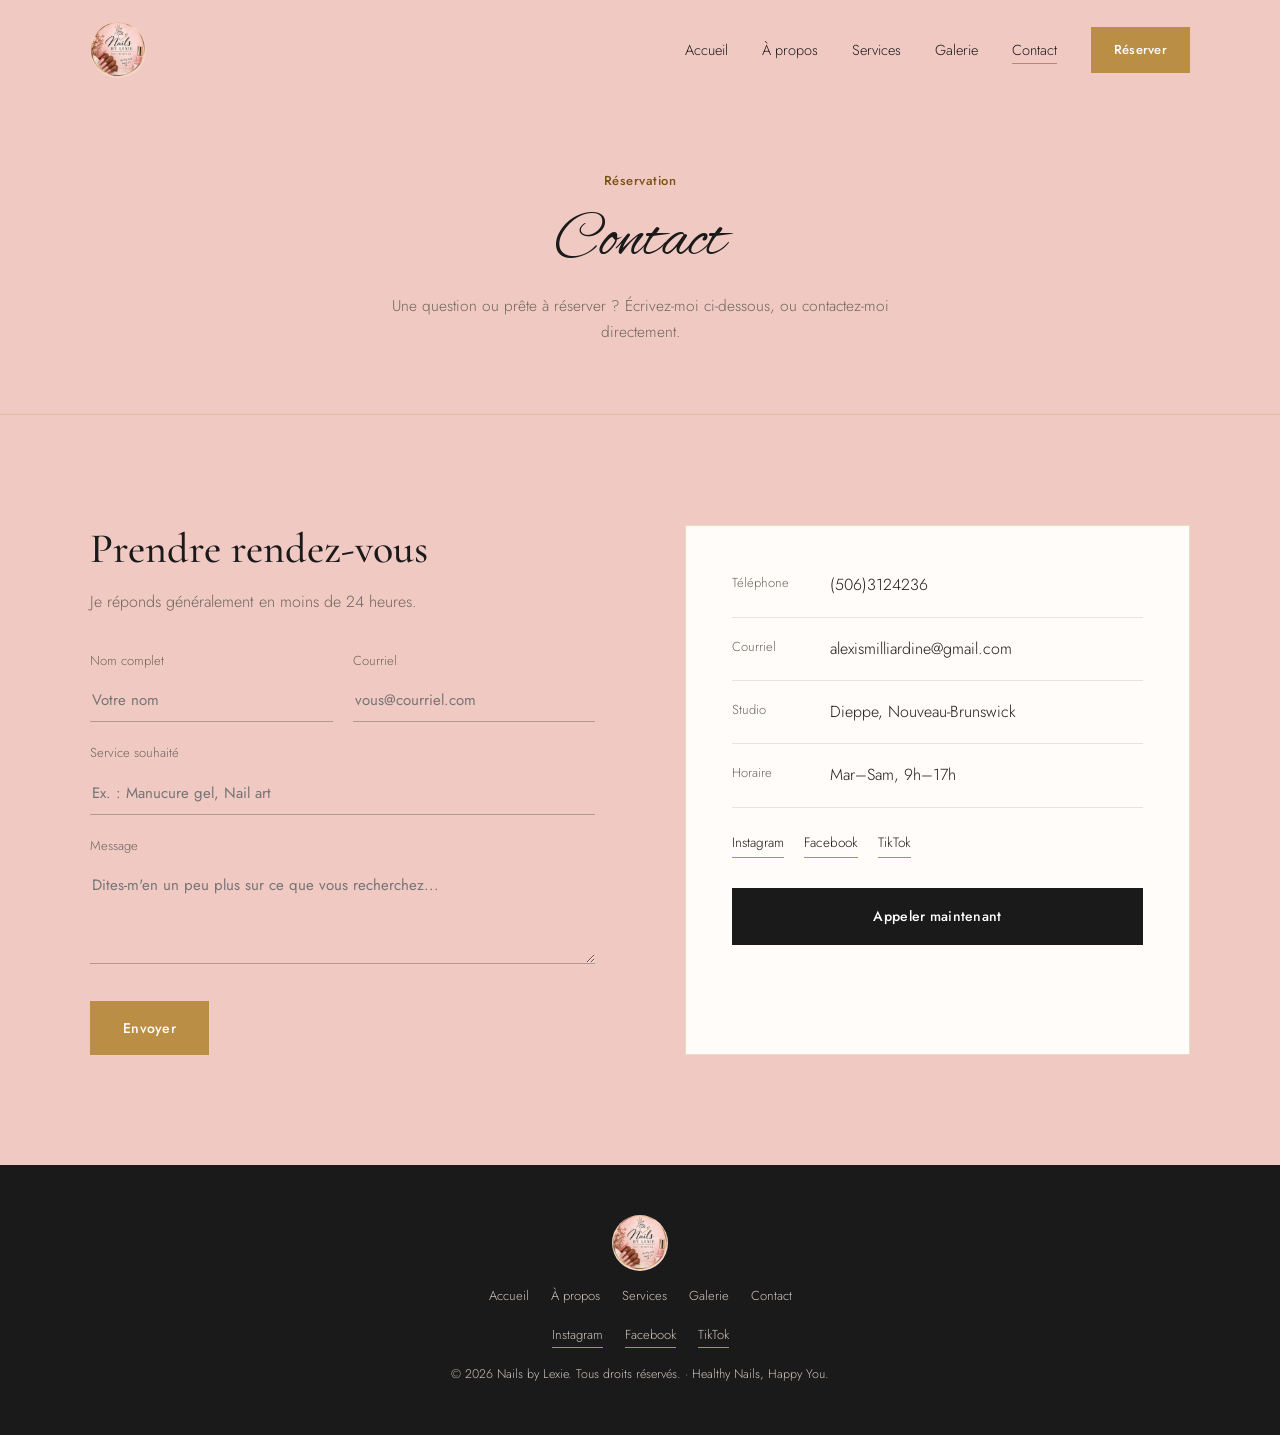
<file: contact.html>
<!DOCTYPE html>
<html lang="fr">
<head>
<meta charset="UTF-8">
<meta name="viewport" content="width=device-width, initial-scale=1.0">
<title>Contact &amp; Réservation — Nails by Lexie</title>
<meta name="description" content="Prenez rendez-vous avec Nails by Lexie à Dieppe, NB — téléphone, courriel et formulaire de contact.">
<link rel="preconnect" href="https://fonts.googleapis.com">
<link href="https://fonts.googleapis.com/css2?family=Alex+Brush&family=Cormorant+Garamond:ital,wght@0,500;1,500&family=Jost:wght@300;400;500;600&display=swap" rel="stylesheet">
<link rel="stylesheet" href="css/style.css">
</head>
<body>

<header id="siteHeader">
  <div class="wrap">
    <a href="index.html" class="logo">
      <img src="images/logo.png" alt="Nails by Lexie" class="logo-img">
    </a>
    <nav id="siteNav">
      <ul>
        <li><a class="navlink" href="index.html">Accueil</a></li>
        <li><a class="navlink" href="about.html">À propos</a></li>
        <li><a class="navlink" href="services.html">Services</a></li>
        <li><a class="navlink" href="gallery.html">Galerie</a></li>
        <li><a class="navlink active" href="contact.html">Contact</a></li>
        <li><a href="contact.html" class="btn btn-gold nav-cta">Réserver</a></li>
      </ul>
    </nav>
    <button class="menu-toggle" id="menuToggle" aria-label="Ouvrir le menu">
      <span></span><span></span><span></span>
    </button>
  </div>
</header>

<div class="page-banner">
  <div class="wrap">
    <span class="eyebrow">Réservation</span>
    <h1>Contact</h1>
    <p>Une question ou prête à réserver ? Écrivez-moi ci-dessous, ou contactez-moi directement.</p>
  </div>
</div>

<section class="section alt contact">
  <div class="wrap">
    <div>
      <h2>Prendre rendez-vous</h2>
      <p class="lead">Je réponds généralement en moins de 24 heures.</p>

      <form action="https://formspree.io/f/VOTRE_ID" method="POST">
        <div class="form-row">
          <div>
            <label for="name">Nom complet</label>
            <input type="text" id="name" name="name" placeholder="Votre nom" required>
          </div>
          <div>
            <label for="email">Courriel</label>
            <input type="email" id="email" name="email" placeholder="vous@courriel.com" required>
          </div>
        </div>
        <div>
          <label for="service">Service souhaité</label>
          <input type="text" id="service" name="service" placeholder="Ex. : Manucure gel, Nail art">
        </div>
        <div>
          <label for="message">Message</label>
          <textarea id="message" name="message" placeholder="Dites-m'en un peu plus sur ce que vous recherchez..."></textarea>
        </div>
        <button type="submit" class="btn btn-gold" style="align-self:flex-start; margin-top:8px;">Envoyer</button>
      </form>
    </div>

    <div class="info-block">
      <div class="info-row">
        <div class="info-label">Téléphone</div>
        <div class="info-value">(506)3124236</div>
      </div>
      <div class="info-row">
        <div class="info-label">Courriel</div>
        <div class="info-value">alexismilliardine@gmail.com</div>
      </div>
      <div class="info-row">
        <div class="info-label">Studio</div>
        <div class="info-value">Dieppe, Nouveau-Brunswick</div>
      </div>
      <div class="info-row">
        <div class="info-label">Horaire</div>
        <div class="info-value">Mar–Sam, 9h–17h</div>
      </div>

      <div class="social-links">
        <a href="#">Instagram</a>
        <a href="#">Facebook</a>
        <a href="#">TikTok</a>
      </div>

      <a href="tel:+15065550142" class="btn btn-solid book-cta">Appeler maintenant</a>
    </div>
  </div>
</section>

<footer>
  <div class="logo">
    <img src="images/logo.png" alt="Nails by Lexie" class="logo-img">
  </div>
  <nav class="fnav">
    <a href="index.html">Accueil</a>
    <a href="about.html">À propos</a>
    <a href="services.html">Services</a>
    <a href="gallery.html">Galerie</a>
    <a href="contact.html">Contact</a>
  </nav>
  <div class="fsocial">
    <a href="https://www.instagram.com/millou05?stkn=MWwwOGo1dTZiY3djMA==
">Instagram</a><a href="https://www.facebook.com/profile.php?id=61594080730252">Facebook</a><a href="#">TikTok</a>
  </div>
  <p>&copy; 2026 Nails by Lexie. Tous droits réservés. · Healthy Nails, Happy You.</p>
</footer>

<script src="js/main.js"></script>
</body>
</html>
</file>
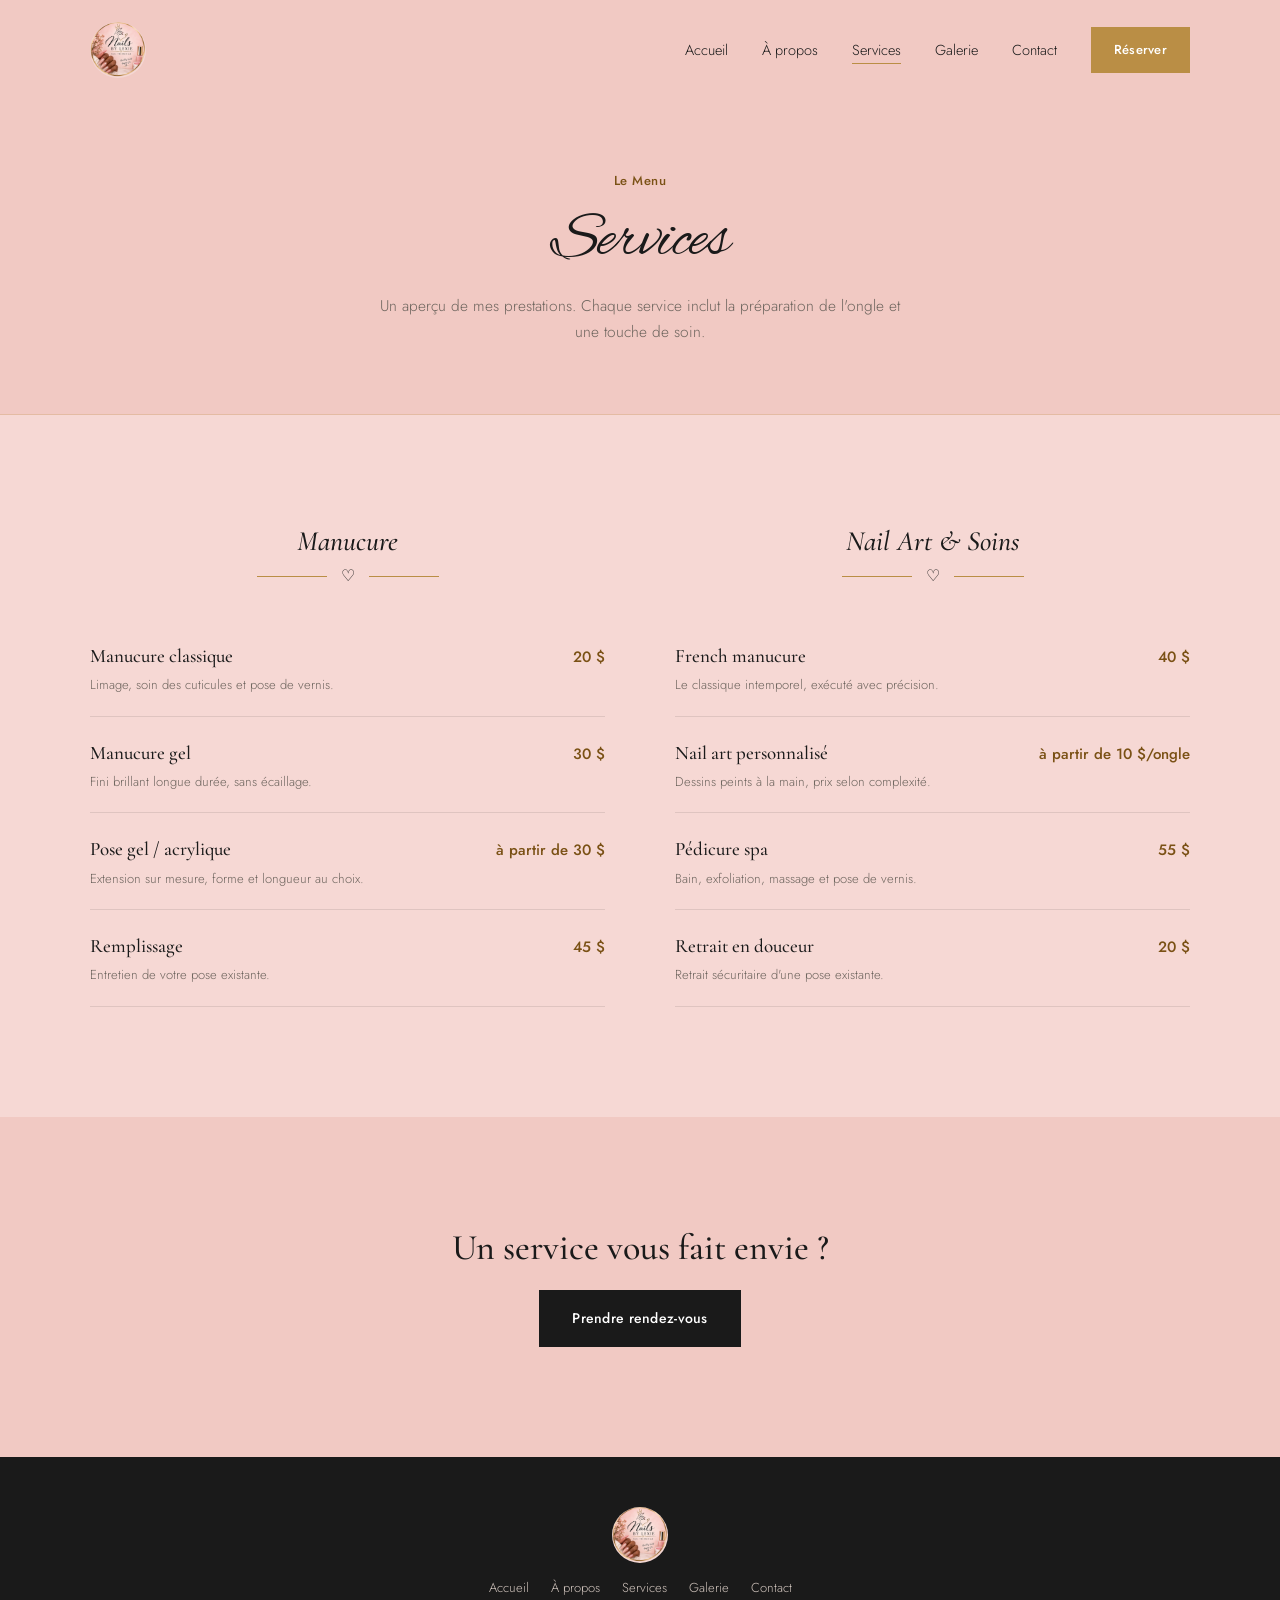
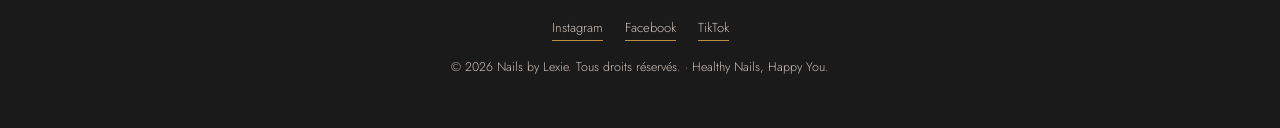
<file: services.html>
<!DOCTYPE html>
<html lang="fr">
<head>
<meta charset="UTF-8">
<meta name="viewport" content="width=device-width, initial-scale=1.0">
<title>Services &amp; Tarifs — Nails by Lexie</title>
<meta name="description" content="Manucure, pose gel, nail art et pédicure — tous les services et tarifs de Nails by Lexie.">
<link rel="preconnect" href="https://fonts.googleapis.com">
<link href="https://fonts.googleapis.com/css2?family=Alex+Brush&family=Cormorant+Garamond:ital,wght@0,500;1,500&family=Jost:wght@300;400;500;600&display=swap" rel="stylesheet">
<link rel="stylesheet" href="css/style.css">
</head>
<body>

<header id="siteHeader">
  <div class="wrap">
    <a href="index.html" class="logo">
      <img src="images/logo.png" alt="Nails by Lexie" class="logo-img">
    </a>
    <nav id="siteNav">
      <ul>
        <li><a class="navlink" href="index.html">Accueil</a></li>
        <li><a class="navlink" href="about.html">À propos</a></li>
        <li><a class="navlink active" href="services.html">Services</a></li>
        <li><a class="navlink" href="gallery.html">Galerie</a></li>
        <li><a class="navlink" href="contact.html">Contact</a></li>
        <li><a href="contact.html" class="btn btn-gold nav-cta">Réserver</a></li>
      </ul>
    </nav>
    <button class="menu-toggle" id="menuToggle" aria-label="Ouvrir le menu">
      <span></span><span></span><span></span>
    </button>
  </div>
</header>

<div class="page-banner">
  <div class="wrap">
    <span class="eyebrow">Le Menu</span>
    <h1>Services</h1>
    <p>Un aperçu de mes prestations. Chaque service inclut la préparation de l'ongle et une touche de soin.</p>
  </div>
</div>

<section class="section">
  <div class="wrap">
    <div class="services-cols">
      <div class="services-col">
        <h3>Manucure</h3>
        <div class="rule-heart"><span class="line"></span><span>♡</span><span class="line"></span></div>

        <div class="service-item">
          <div>
            <div class="service-name">Manucure classique</div>
            <div class="service-desc">Limage, soin des cuticules et pose de vernis.</div>
          </div>
          <div class="service-price">20 $</div>
        </div>
        <div class="service-item">
          <div>
            <div class="service-name">Manucure gel</div>
            <div class="service-desc">Fini brillant longue durée, sans écaillage.</div>
          </div>
          <div class="service-price">30 $</div>
        </div>
        <div class="service-item">
          <div>
            <div class="service-name">Pose gel / acrylique</div>
            <div class="service-desc">Extension sur mesure, forme et longueur au choix.</div>
          </div>
          <div class="service-price">à partir de 30 $</div>
        </div>
        <div class="service-item">
          <div>
            <div class="service-name">Remplissage</div>
            <div class="service-desc">Entretien de votre pose existante.</div>
          </div>
          <div class="service-price">45 $</div>
        </div>
      </div>

      <div class="services-col">
        <h3>Nail Art &amp; Soins</h3>
        <div class="rule-heart"><span class="line"></span><span>♡</span><span class="line"></span></div>

        <div class="service-item">
          <div>
            <div class="service-name">French manucure</div>
            <div class="service-desc">Le classique intemporel, exécuté avec précision.</div>
          </div>
          <div class="service-price">40 $</div>
        </div>
        <div class="service-item">
          <div>
            <div class="service-name">Nail art personnalisé</div>
            <div class="service-desc">Dessins peints à la main, prix selon complexité.</div>
          </div>
          <div class="service-price">à partir de 10 $/ongle</div>
        </div>
        <div class="service-item">
          <div>
            <div class="service-name">Pédicure spa</div>
            <div class="service-desc">Bain, exfoliation, massage et pose de vernis.</div>
          </div>
          <div class="service-price">55 $</div>
        </div>
        <div class="service-item">
          <div>
            <div class="service-name">Retrait en douceur</div>
            <div class="service-desc">Retrait sécuritaire d'une pose existante.</div>
          </div>
          <div class="service-price">20 $</div>
        </div>
      </div>
    </div>
  </div>
</section>

<section class="section alt cta-banner">
  <div class="wrap">
    <h2>Un service vous fait envie ?</h2>
    <a href="contact.html" class="btn btn-solid">Prendre rendez-vous</a>
  </div>
</section>

<footer>
  <div class="logo">
    <img src="images/logo.png" alt="Nails by Lexie" class="logo-img">
  </div>
  <nav class="fnav">
    <a href="index.html">Accueil</a>
    <a href="about.html">À propos</a>
    <a href="services.html">Services</a>
    <a href="gallery.html">Galerie</a>
    <a href="contact.html">Contact</a>
  </nav>
  <div class="fsocial">
    <a href="https://www.instagram.com/millou05?stkn=MWwwOGo1dTZiY3djMA==
">Instagram</a><a href="https://www.facebook.com/profile.php?id=61594080730252">Facebook</a><a href="#">TikTok</a>
  </div>
  <p>&copy; 2026 Nails by Lexie. Tous droits réservés. · Healthy Nails, Happy You.</p>
</footer>


<script src="js/main.js"></script>
</body>
</html>
</file>
<file: css/style.css>
/* ==========================================================
   Nails by Lexie — Feuille de style commune
   ========================================================== */

:root{
  --blush: #F6D8D4;
  --blush-deep: #F1C9C3;
  --ink: #1A1A1A;
  --ink-soft: #6E655E;
  --gold: #BA8E45;
  --gold-light: #E0B268;
  --gold-deep: #7A5115;
  --rose: #E9A39C;
  --card: #FFFCFA;
  --script: 'Alex Brush', cursive;
  --serif: 'Cormorant Garamond', serif;
  --sans: 'Jost', sans-serif;
  --maxw: 1180px;
}

*{box-sizing:border-box; margin:0; padding:0;}
html{scroll-behavior:smooth;}
body{
  background:var(--blush);
  color:var(--ink);
  font-family:var(--sans);
  font-weight:300;
  line-height:1.65;
  -webkit-font-smoothing:antialiased;
}
img{display:block; width:100%; height:100%; object-fit:cover;}
a{color:inherit; text-decoration:none;}
ul{list-style:none;}

.wrap{max-width:var(--maxw); margin:0 auto; padding:0 40px;}

h1,h2,h3,h4{font-family:var(--serif); font-weight:500; color:var(--ink); line-height:1.15;}

.eyebrow{
  font-family:var(--sans); font-size:13px; letter-spacing:.04em;
  color:var(--gold-deep); font-weight:500; margin-bottom:14px; display:block;
}

.rule-heart{
  display:flex; align-items:center; justify-content:center; gap:14px;
  margin:20px 0;
}
.rule-heart .line{ width:70px; height:1px; background:var(--gold); }

.section{ padding:110px 0; }
.section.alt{ background:var(--blush-deep); }
.section.dark{ background:var(--ink); color:#F3EAE4; }
.section.dark h2{ color:#F3EAE4; }

.section-head{ text-align:center; max-width:600px; margin:0 auto 60px; }
.section-head h2{ font-size:44px; }
.section-head p{ color:var(--ink-soft); margin-top:14px; font-size:16px; }
.section.dark .section-head p{ color:#CFC3BC; }

.btn{
  display:inline-flex; align-items:center; justify-content:center;
  padding:16px 32px; font-family:var(--sans); font-size:14px; letter-spacing:.02em;
  font-weight:500; transition:all .25s ease; cursor:pointer; border:1px solid var(--ink);
}
.btn-solid{ background:var(--ink); color:#fff; }
.btn-solid:hover{ background:var(--gold-deep); border-color:var(--gold-deep); }
.btn-outline{ background:transparent; color:var(--ink); border:1px solid var(--ink); }
.btn-outline:hover{ background:var(--ink); color:#fff; }
.btn-gold{ background:var(--gold); color:#fff; border:1px solid var(--gold); }
.btn-gold:hover{ background:var(--gold-deep); border-color:var(--gold-deep); }
.btn-white{ background:#fff; color:var(--ink); border:1px solid #fff; }
.btn-white:hover{ background:transparent; color:#fff; }

/* ---------- HEADER ---------- */
header{
  position:fixed; top:0; left:0; right:0; z-index:100;
  padding:22px 0; transition:all .35s ease;
  background:rgba(246,216,212,0);
}
header.scrolled{
  background:rgba(246,216,212,.94); backdrop-filter:blur(6px);
  padding:12px 0; box-shadow:0 1px 0 rgba(26,26,26,.08);
}
header .wrap{ display:flex; align-items:center; justify-content:space-between; }

.logo{ display:flex; align-items:center; gap:10px; }
.logo-img{ width:56px; height:56px; border-radius:50%; object-fit:cover; flex-shrink:0; }

nav ul{ display:flex; gap:34px; align-items:center; }
nav a.navlink{ font-size:14.5px; color:var(--ink); position:relative; padding-bottom:4px; }
nav a.navlink::after{
  content:''; position:absolute; left:0; bottom:0; width:0; height:1px;
  background:var(--gold); transition:width .25s ease;
}
nav a.navlink:hover::after, nav a.navlink.active::after{ width:100%; }
.nav-cta{ padding:11px 22px; font-size:13px; }

.menu-toggle{ display:none; flex-direction:column; gap:5px; cursor:pointer; background:none; border:none; }
.menu-toggle span{ width:24px; height:1px; background:var(--ink); }

/* ---------- PAGE BANNER (sous-pages) ---------- */
.page-banner{
  padding:170px 0 70px;
  text-align:center;
  background:var(--blush-deep);
  border-bottom:1px solid rgba(186,142,69,.25);
}
.page-banner .eyebrow{ justify-content:center; display:flex; }
.page-banner h1{ font-family:var(--script); font-weight:400; font-size:64px; }
.page-banner p{ color:var(--ink-soft); max-width:520px; margin:14px auto 0; font-size:15.5px; }

/* ---------- HERO (accueil uniquement) ---------- */
.hero{
  min-height:100vh; position:relative; display:flex; align-items:flex-end;
  padding-bottom:90px; overflow:hidden;
}
.hero-bg{ position:absolute; inset:0; z-index:0; }
.hero-bg img{ width:100%; height:100%; object-fit:cover; object-position:center 30%; }
.hero-bg::after{
  content:''; position:absolute; inset:0;
  background:linear-gradient(180deg, rgba(26,26,26,.15) 0%, rgba(26,26,26,.08) 40%, rgba(26,26,26,.72) 100%);
}
.hero-content{ position:relative; z-index:1; color:#fff; max-width:640px; }
.hero-content .eyebrow{ color:var(--rose); }
.hero-content h1{
  font-family:var(--script); font-weight:400; font-size:96px; color:#fff; line-height:.95;
}
.hero-content .tagline{
  font-family:var(--serif); font-style:italic; font-size:24px; color:var(--rose); margin-top:10px;
}
.hero-content p{ font-size:16px; color:#EDE3DE; max-width:440px; margin:22px 0 34px; }
.hero-actions{ display:flex; gap:16px; flex-wrap:wrap; }

/* ---------- TEASER CARDS (accueil) ---------- */
.teaser-grid{ display:grid; grid-template-columns:repeat(3,1fr); gap:30px; }
.teaser-card{ background:var(--card); border:1px solid rgba(186,142,69,.25); padding:34px; text-align:center; }
.teaser-card .frame{ aspect-ratio:4/3; overflow:hidden; margin-bottom:22px; }
.teaser-card h3{ font-size:24px; font-style:italic; margin-bottom:8px; }
.teaser-card p{ color:var(--ink-soft); font-size:14px; margin-bottom:18px; }
.teaser-card a{ font-size:13px; border-bottom:1px solid var(--gold); padding-bottom:2px; }

/* ---------- ABOUT ---------- */
.about-block .wrap{ display:grid; grid-template-columns:.85fr 1.15fr; gap:80px; align-items:center; }
.about-photo{ position:relative; aspect-ratio:3/4; border:1px solid var(--gold); padding:14px; }
.about-photo .frame{ width:100%; height:100%; overflow:hidden; }
.about-photo .accent-flower{
  position:absolute; bottom:-40px; left:-40px; width:130px; height:130px;
  border-radius:50%; overflow:hidden; border:4px solid var(--blush);
  box-shadow:0 6px 24px rgba(26,26,26,.18);
}
.about-copy h2{ font-size:42px; margin-bottom:20px; }
.about-copy p{ color:var(--ink-soft); font-size:16.5px; margin-bottom:16px; max-width:520px; }
.about-signature{ font-family:var(--script); font-size:36px; color:var(--gold-deep); margin-top:18px; }
.about-points{ display:flex; gap:34px; margin-top:36px; flex-wrap:wrap; }
.about-points div{ max-width:160px; }
.about-points h4{ font-size:17px; margin-bottom:6px; font-style:italic; }
.about-points p{ font-size:13.5px; margin:0; }

/* ---------- SERVICES ---------- */
.services-cols{ display:grid; grid-template-columns:1fr 1fr; gap:70px; }
.services-col h3{ font-size:28px; font-style:italic; margin-bottom:6px; text-align:center; }
.services-col .rule-heart{ margin:0 0 30px; }
.service-item{
  display:flex; justify-content:space-between; align-items:baseline; gap:20px;
  padding:20px 0; border-bottom:1px solid rgba(26,26,26,.1);
}
.services-col .service-item:first-of-type{ border-top:1px solid rgba(26,26,26,.1); }
.service-name{ font-family:var(--serif); font-size:19px; font-weight:500; }
.service-desc{ font-size:13px; color:var(--ink-soft); margin-top:3px; max-width:280px; }
.service-price{ font-size:15px; color:var(--gold-deep); white-space:nowrap; font-weight:500; }

/* ---------- GALLERY ---------- */
.gallery-grid{
  display:grid; grid-template-columns:repeat(4,1fr); grid-auto-rows:230px; gap:14px;
}
.gallery-grid figure{ position:relative; overflow:hidden; margin:0; }
.gallery-grid figure:nth-child(3n+1){ grid-row:span 2; }
.gallery-grid img{ transition:transform .5s ease; }
.gallery-grid figure:hover img{ transform:scale(1.06); }
.gallery-grid figcaption{
  position:absolute; left:0; right:0; bottom:0; padding:16px 18px;
  background:linear-gradient(0deg, rgba(26,26,26,.75), transparent);
  color:#fff; font-size:13.5px; letter-spacing:.02em;
}

/* ---------- QUOTE STRIP ---------- */
.quote-strip{ text-align:center; }
.quote-strip p{
  font-family:var(--serif); font-style:italic; font-size:30px; max-width:680px; margin:0 auto;
  color:#F3EAE4;
}
.quote-strip .who{ font-family:var(--sans); font-size:13px; letter-spacing:.05em; color:var(--rose); margin-top:22px; display:block; }

/* ---------- CTA BANNER ---------- */
.cta-banner{ text-align:center; }
.cta-banner h2{ font-size:36px; margin-bottom:22px; }

/* ---------- CONTACT ---------- */
.contact .wrap{ display:grid; grid-template-columns:1fr 1fr; gap:90px; }
.contact h2{ font-size:42px; margin-bottom:16px; }
.contact .lead{ color:var(--ink-soft); margin-bottom:34px; max-width:420px; }

form{ display:flex; flex-direction:column; gap:20px; }
.form-row{ display:grid; grid-template-columns:1fr 1fr; gap:20px; }
label{ font-size:13px; color:var(--ink-soft); margin-bottom:8px; display:block; }
input, textarea, select{
  width:100%; border:none; border-bottom:1px solid rgba(26,26,26,.28); background:transparent;
  padding:10px 2px; font-family:var(--sans); font-size:15px; color:var(--ink); outline:none;
  transition:border-color .2s ease;
}
input:focus, textarea:focus, select:focus{ border-color:var(--gold); }
textarea{ resize:vertical; min-height:100px; }

.info-block{ background:var(--card); border:1px solid rgba(186,142,69,.3); padding:46px; }
.info-row{ display:flex; gap:18px; padding:18px 0; border-bottom:1px solid rgba(26,26,26,.1); }
.info-row:first-child{ padding-top:0; }
.info-row:last-of-type{ border-bottom:none; }
.info-label{ font-size:13px; color:var(--ink-soft); min-width:80px; }
.info-value{ font-size:16px; }
.social-links{ display:flex; gap:20px; margin-top:24px; }
.social-links a{ font-size:13.5px; padding-bottom:3px; border-bottom:1px solid var(--gold); }
.book-cta{ margin-top:30px; display:block; text-align:center; }
.map-frame{ margin-top:28px; aspect-ratio:16/9; overflow:hidden; border:1px solid rgba(186,142,69,.3); }
.map-frame iframe{ width:100%; height:100%; border:0; }

/* ---------- FOOTER ---------- */
footer{ padding:50px 0; text-align:center; background:var(--ink); color:#CFC3BC; }
footer .logo{ justify-content:center; margin-bottom:14px; }
footer p{ font-size:12.5px; }
footer .fsocial{ display:flex; justify-content:center; gap:22px; margin:16px 0; }
footer .fsocial a{ font-size:13px; color:#CFC3BC; border-bottom:1px solid var(--gold); padding-bottom:2px; }
footer .fnav{ display:flex; justify-content:center; gap:22px; margin-bottom:18px; flex-wrap:wrap; }
footer .fnav a{ font-size:13px; color:#CFC3BC; }
footer .fnav a:hover{ color:#fff; }

/* ---------- RESPONSIVE ---------- */
@media (max-width:980px){
  .wrap{ padding:0 22px; }
  nav{
    position:fixed; top:0; right:0; height:100vh; width:78%; max-width:300px;
    background:var(--blush); transform:translateX(100%); transition:transform .35s ease;
    padding:110px 34px; box-shadow:-8px 0 30px rgba(0,0,0,.1); z-index:5;
  }
  nav.open{ transform:translateX(0); }
  nav ul{ flex-direction:column; align-items:flex-start; gap:26px; }
  .menu-toggle{ display:flex; }

  .hero-content h1{ font-size:64px; }
  .page-banner h1{ font-size:46px; }
  .page-banner{ padding:150px 0 60px; }

  .about-block .wrap{ grid-template-columns:1fr; gap:60px; }
  .about-photo{ max-width:320px; margin:0 auto; }

  .teaser-grid{ grid-template-columns:1fr; gap:24px; }
  .services-cols{ grid-template-columns:1fr; gap:56px; }
  .gallery-grid{ grid-template-columns:repeat(2,1fr); grid-auto-rows:200px; }
  .contact .wrap{ grid-template-columns:1fr; gap:50px; }
  .form-row{ grid-template-columns:1fr; }

  .section{ padding:76px 0; }
  .section-head h2{ font-size:34px; }
  .quote-strip p{ font-size:22px; }
}

@media (max-width:520px){
  .hero-content h1{ font-size:50px; }
  .hero-actions{ flex-direction:column; align-items:stretch; }
  .gallery-grid{ grid-template-columns:1fr 1fr; grid-auto-rows:170px; }
  .page-banner h1{ font-size:38px; }
}

@media (prefers-reduced-motion: reduce){
  *{ scroll-behavior:auto !important; transition:none !important; }
}
</file>
